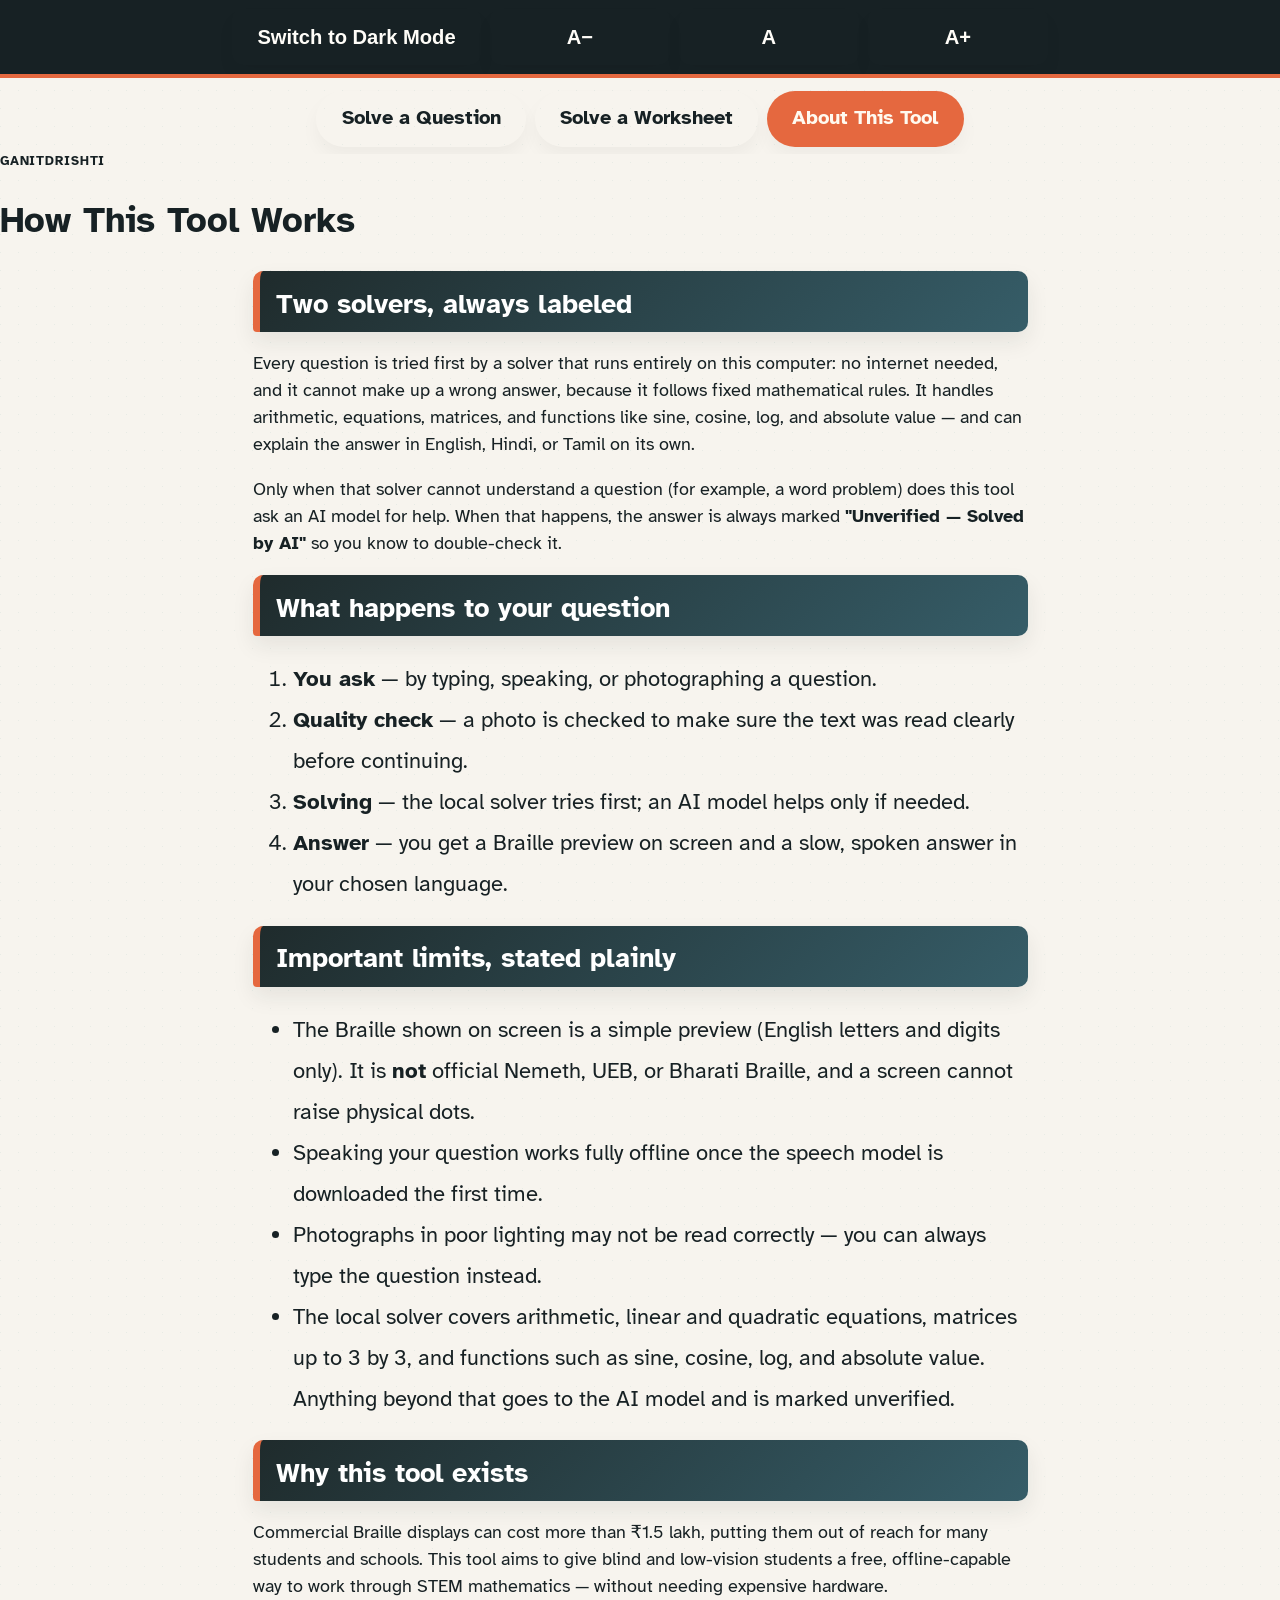
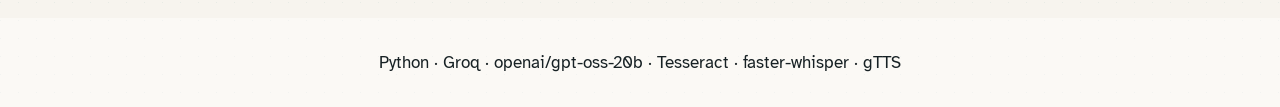
<file: braille_math_assistant/web/about.html>
<!doctype html>
<html lang="en">
<head>
<meta charset="utf-8">
<meta name="viewport" content="width=device-width, initial-scale=1">
<title>GanitDrishti — About This Tool</title>
<link rel="preconnect" href="https://fonts.googleapis.com">
<link rel="stylesheet" href="https://fonts.googleapis.com/css2?family=Atkinson+Hyperlegible:ital,wght@0,400;0,700;1,400&display=swap">
<link rel="stylesheet" href="style.css">
<link rel="manifest" href="manifest.json">
<meta name="theme-color" content="#063a8a">
</head>
<body>
<a class="skip-link" href="#main">Skip to main content</a>

<div class="topbar" role="toolbar" aria-label="Display settings">
  <button type="button" id="theme-toggle" class="btn" aria-pressed="false">Switch to Dark Mode</button>
  <button type="button" id="font-smaller" class="btn" aria-label="Decrease text size">A−</button>
  <button type="button" id="font-reset" class="btn" aria-label="Reset text size">A</button>
  <button type="button" id="font-bigger" class="btn" aria-label="Increase text size">A+</button>
</div>

<nav class="pages" aria-label="Site sections">
  <a class="btn" href="index.html">Solve a Question</a>
  <a class="btn" href="worksheet.html">Solve a Worksheet</a>
  <a class="btn btn-primary" href="about.html" aria-current="page">About This Tool</a>
</nav>

<header class="hero">
  <p class="app-kicker">GanitDrishti</p>
  <h1>How This Tool Works</h1>
</header>

<main id="main" tabindex="-1">

  <section aria-labelledby="how-heading">
    <h2 id="how-heading">Two solvers, always labeled</h2>
    <p>Every question is tried first by a solver that runs entirely on this computer: no internet needed, and it cannot make up a wrong answer, because it follows fixed mathematical rules. It handles arithmetic, equations, matrices, and functions like sine, cosine, log, and absolute value — and can explain the answer in English, Hindi, or Tamil on its own.</p>
    <p>Only when that solver cannot understand a question (for example, a word problem) does this tool ask an AI model for help. When that happens, the answer is always marked <strong>"Unverified — Solved by AI"</strong> so you know to double-check it.</p>
  </section>

  <section aria-labelledby="steps-heading">
    <h2 id="steps-heading">What happens to your question</h2>
    <ol style="font-size:1.2rem; line-height:1.9">
      <li><strong>You ask</strong> — by typing, speaking, or photographing a question.</li>
      <li><strong>Quality check</strong> — a photo is checked to make sure the text was read clearly before continuing.</li>
      <li><strong>Solving</strong> — the local solver tries first; an AI model helps only if needed.</li>
      <li><strong>Answer</strong> — you get a Braille preview on screen and a slow, spoken answer in your chosen language.</li>
    </ol>
  </section>

  <section aria-labelledby="honesty-heading">
    <h2 id="honesty-heading">Important limits, stated plainly</h2>
    <ul style="font-size:1.2rem; line-height:1.9">
      <li>The Braille shown on screen is a simple preview (English letters and digits only). It is <strong>not</strong> official Nemeth, UEB, or Bharati Braille, and a screen cannot raise physical dots.</li>
      <li>Speaking your question works fully offline once the speech model is downloaded the first time.</li>
      <li>Photographs in poor lighting may not be read correctly — you can always type the question instead.</li>
      <li>The local solver covers arithmetic, linear and quadratic equations, matrices up to 3 by 3, and functions such as sine, cosine, log, and absolute value. Anything beyond that goes to the AI model and is marked unverified.</li>
    </ul>
  </section>

  <section aria-labelledby="why-heading">
    <h2 id="why-heading">Why this tool exists</h2>
    <p>Commercial Braille displays can cost more than ₹1.5 lakh, putting them out of reach for many students and schools. This tool aims to give blind and low-vision students a free, offline-capable way to work through STEM mathematics — without needing expensive hardware.</p>
  </section>

</main>

<footer>
  <p>Python &middot; Groq &middot; openai/gpt-oss-20b &middot; Tesseract &middot; faster-whisper &middot; gTTS</p>
</footer>

<script src="app.js"></script>
</body>
</html>
</file>
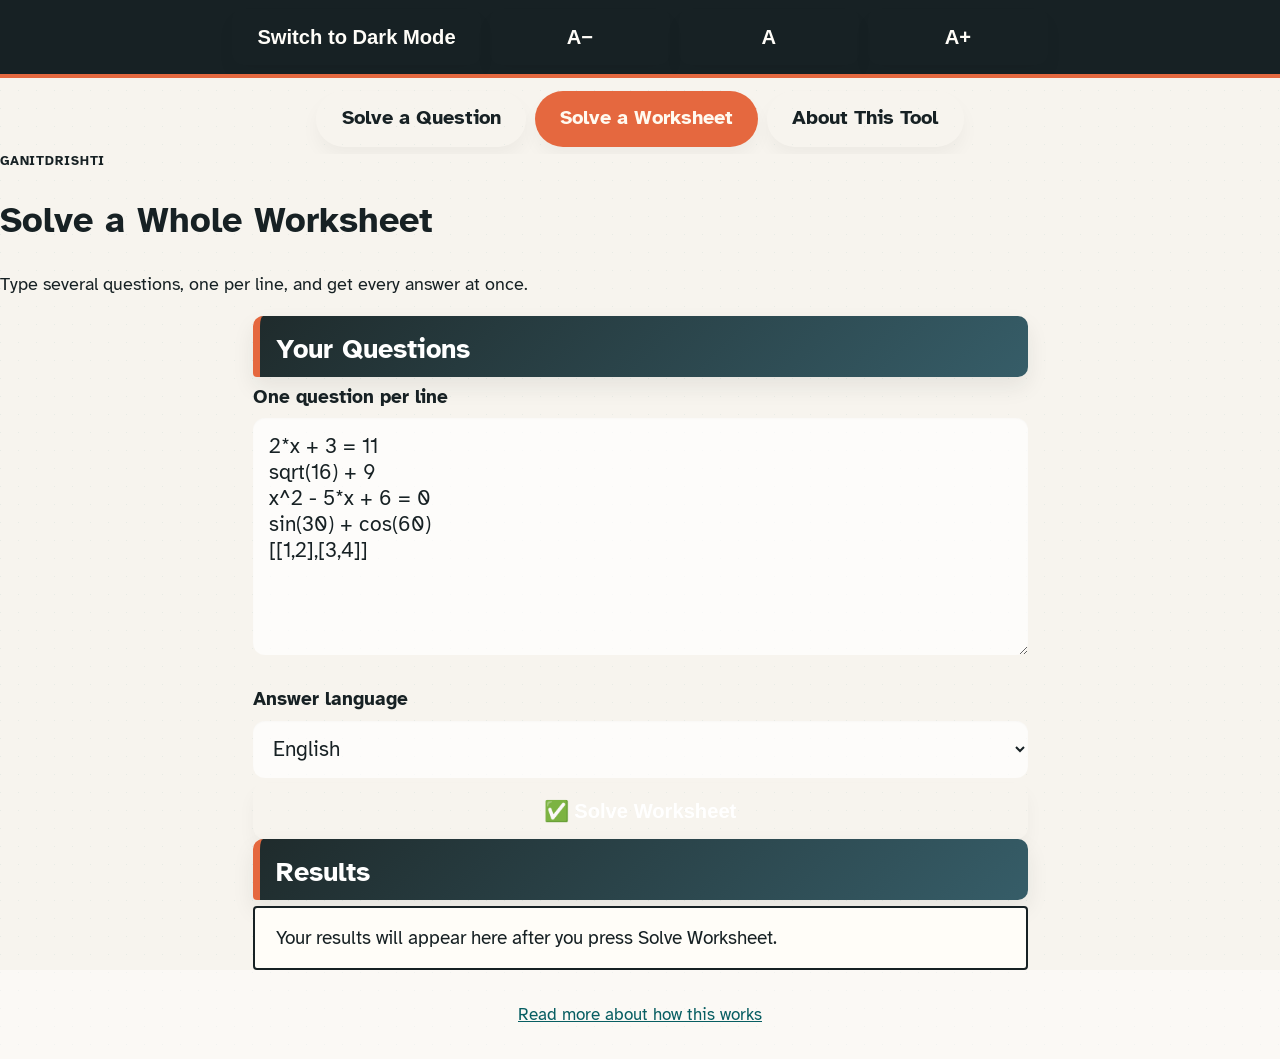
<file: braille_math_assistant/web/worksheet.html>
<!doctype html>
<html lang="en">
<head>
<meta charset="utf-8">
<meta name="viewport" content="width=device-width, initial-scale=1">
<title>GanitDrishti — Solve a Worksheet</title>
<link rel="preconnect" href="https://fonts.googleapis.com">
<link rel="stylesheet" href="https://fonts.googleapis.com/css2?family=Atkinson+Hyperlegible:ital,wght@0,400;0,700;1,400&display=swap">
<link rel="stylesheet" href="style.css">
<link rel="manifest" href="manifest.json">
<meta name="theme-color" content="#063a8a">
</head>
<body>
<a class="skip-link" href="#main">Skip to main content</a>

<div class="topbar" role="toolbar" aria-label="Display settings">
  <button type="button" id="theme-toggle" class="btn" aria-pressed="false">Switch to Dark Mode</button>
  <button type="button" id="font-smaller" class="btn" aria-label="Decrease text size">A−</button>
  <button type="button" id="font-reset" class="btn" aria-label="Reset text size">A</button>
  <button type="button" id="font-bigger" class="btn" aria-label="Increase text size">A+</button>
</div>

<nav class="pages" aria-label="Site sections">
  <a class="btn" href="index.html">Solve a Question</a>
  <a class="btn btn-primary" href="worksheet.html" aria-current="page">Solve a Worksheet</a>
  <a class="btn" href="about.html">About This Tool</a>
</nav>

<header class="hero">
  <p class="app-kicker">GanitDrishti</p>
  <h1>Solve a Whole Worksheet</h1>
  <p>Type several questions, one per line, and get every answer at once.</p>
</header>

<main id="main" tabindex="-1">

  <section aria-labelledby="q-heading">
    <h2 id="q-heading">Your Questions</h2>
    <label for="worksheet-questions">One question per line</label>
    <textarea id="worksheet-questions" rows="8">2*x + 3 = 11
sqrt(16) + 9
x^2 - 5*x + 6 = 0
sin(30) + cos(60)
[[1,2],[3,4]]</textarea>

    <label for="worksheet-language" style="margin-top:1.25rem">Answer language</label>
    <select id="worksheet-language">
      <option value="English">English</option>
      <option value="Assamese">Assamese</option>
      <option value="Bengali">Bengali</option>
      <option value="Bodo">Bodo</option>
      <option value="Dogri">Dogri</option>
      <option value="Gujarati">Gujarati</option>
      <option value="Hindi">Hindi</option>
      <option value="Kannada">Kannada</option>
      <option value="Kashmiri">Kashmiri</option>
      <option value="Konkani">Konkani</option>
      <option value="Maithili">Maithili</option>
      <option value="Malayalam">Malayalam</option>
      <option value="Manipuri">Manipuri</option>
      <option value="Marathi">Marathi</option>
      <option value="Nepali">Nepali</option>
      <option value="Odia">Odia</option>
      <option value="Punjabi">Punjabi</option>
      <option value="Sanskrit">Sanskrit</option>
      <option value="Santali">Santali</option>
      <option value="Sindhi">Sindhi</option>
      <option value="Tamil">Tamil</option>
      <option value="Telugu">Telugu</option>
      <option value="Urdu">Urdu</option>
    </select>

    <div class="btn-row">
      <button type="button" id="worksheet-btn" class="btn btn-primary btn-block">✅ Solve Worksheet</button>
    </div>
  </section>

  <section aria-labelledby="ws-result-heading">
    <h2 id="ws-result-heading">Results</h2>
    <div id="worksheet-status" class="status-box" data-kind="info" role="status" aria-live="polite">
      Your results will appear here after you press Solve Worksheet.
    </div>
    <div id="worksheet-summary" class="status-box hidden" data-kind="success" style="margin-top:1rem"></div>
    <div id="worksheet-results"></div>
  </section>

</main>

<footer>
  <p><a href="about.html">Read more about how this works</a></p>
</footer>

<script src="app.js"></script>
</body>
</html>
</file>
<file: braille_math_assistant/web/style.css>
/*
  Accessibility-first design system.
  Choices are grounded in accessibility research, not decoration:
  - Atkinson Hyperlegible: a typeface designed by the Braille Institute
    specifically to increase legibility for low-vision readers.
  - High contrast (>= 7:1, WCAG AAA) between text and background.
  - Large touch/click targets (>= 44px WCAG minimum; most controls here
    are larger, shrinking gracefully on short/small screens).
  - A visible, thick focus ring on every interactive element.
  - A light/dark theme toggle (some visual impairments are helped by dark
    backgrounds, others by light -- neither is "correct" for everyone).
  - A text-size control independent of browser zoom.
  - A step-at-a-time layout, each step sized to the viewport, so a user
    is never asked to scroll to find the next action. Scrolling is never
    physically disabled, though: a user with enlarged text or a very short
    window can still scroll a step's own content -- removing that escape
    hatch would break WCAG 1.4.10 (Reflow) for exactly the low-vision users
    this app is for.
*/

:root {
  --bg: #f7f4ee;
  --surface: #fffdf8;
  --text: #172124;
  --text-soft: #4b5a5d;
  --border: #172124;
  --focus: #e5683f;
  --primary: #075e62;
  --primary-text: #ffffff;
  --danger: #a93632;
  --danger-text: #ffffff;
  --success-bg: #176b4d;
  --success-text: #ffffff;
  --link: #075e62;
  --font-scale: 1;
}

[data-theme="dark"] {
  --bg: #152226;
  --surface: #203237;
  --text: #fffaf0;
  --text-soft: #d4dfdc;
  --border: #fffaf0;
  --focus: #ff9d78;
  --primary: #50b8a8;
  --primary-text: #102326;
  --danger: #ed756c;
  --danger-text: #102326;
  --success-bg: #55b98d;
  --success-text: #102326;
  --link: #78d8c5;
}

* { box-sizing: border-box; }

html, body { height: 100%; }

html {
  font-size: calc(18px * var(--font-scale));
}

body {
  margin: 0;
  background-color: var(--bg);
  background-image: linear-gradient(135deg, rgba(7, 94, 98, 0.06) 0, rgba(7, 94, 98, 0.06) 1px, transparent 1px, transparent 18px);
  background-size: 18px 18px;
  color: var(--text);
  font-family: 'Atkinson Hyperlegible', 'Segoe UI', system-ui, sans-serif;
  line-height: 1.5;
}

/* The wizard pages (index.html) use a fit-to-viewport column layout.
   Plain content pages (worksheet/about) just fall back to normal flow. */
body.wizard-body {
  display: flex;
  flex-direction: column;
  min-height: 100dvh;
}

a { color: var(--link); }

.skip-link {
  position: absolute;
  left: -9999px;
  top: 0;
  background: var(--primary);
  color: var(--primary-text);
  padding: 1rem 1.5rem;
  font-size: 1.1rem;
  font-weight: 700;
  z-index: 100;
  border-radius: 0 0 8px 0;
}
.skip-link:focus {
  left: 0;
}

:focus-visible {
  outline: 4px solid var(--focus);
  outline-offset: 3px;
}

/* -- Top bar: theme + text size controls, always visible, kept compact -- */
/* A single scrollable row, never wrapping: however many buttons this holds,
   the toolbar's height stays constant (~1 row) at any screen width -- the
   wrapping version could balloon to 200px+ tall on a narrow phone (measured:
   284px at 375px width), silently eating the whole "fits one screen" budget
   before main ever got a chance to render. */
.topbar {
  display: flex;
  flex-wrap: nowrap;
  overflow-x: auto;
  -webkit-overflow-scrolling: touch;
  gap: 0.5rem;
  /* "safe center": centers when everything fits, but falls back to
     start-alignment when it overflows -- plain "center" on a scrollable
     row leaves the first (and last) buttons permanently unreachable,
     since the initial scroll position centers on the overflow instead of
     starting at the beginning (confirmed by screenshot: only the "A"
     button was visible on a narrow phone, with Dark Mode/A-/A+/Read Aloud
     scrolled out of reach on both sides). */
  justify-content: safe center;
  align-items: center;
  padding: 0.5rem;
  background: var(--text);
  border-bottom: 4px solid var(--focus);
  flex-shrink: 0;
}
.topbar .btn { flex-shrink: 0; }
.topbar .btn { background: transparent; color: var(--surface); border-color: var(--surface); }

nav.pages {
  display: flex;
  justify-content: safe center; /* same reachability fix as .topbar, above */
  gap: 0.5rem;
  flex-wrap: nowrap;
  overflow-x: auto;
  -webkit-overflow-scrolling: touch;
  padding: 0.7rem 1rem 0.4rem;
  flex-shrink: 0;
}
nav.pages .btn { flex-shrink: 0; }
nav.pages a.btn { text-decoration: none; }
nav.pages .btn { border-radius: 999px; }
nav.pages .btn-primary { background: var(--focus); border-color: var(--focus); color: #fffaf0; }

/* -- Compact chrome header (replaces the old full-height hero) --------- */
.app-header {
  text-align: center;
  padding: 0.35rem 1rem 0.65rem;
  flex-shrink: 0;
}
.app-header h1 {
  font-size: clamp(1.5rem, 4vw, 2rem);
  margin: 0;
  font-weight: 800;
  line-height: 1.2;
  display: inline-block;
  border-left: 0.2em solid var(--focus);
  padding-left: 0.25em;
}
.app-header p {
  font-size: clamp(0.85rem, 2.2vw, 0.95rem);
  color: var(--text-soft);
  margin: 0.1rem 0 0 0;
  font-weight: 700;
  line-height: 1.2;
}

.app-kicker {
  font-size: 0.7rem !important;
  text-transform: uppercase;
  letter-spacing: 0.06em;
  font-weight: 700 !important;
  margin: 0 0 0.05rem 0 !important;
  line-height: 1.2;
}

/* -- Engine status: text + colour + shape (never colour alone) --------- */
.engine-status {
  display: inline-flex;
  align-items: center;
  gap: 0.35rem;
  font-size: 0.75rem !important;
  font-weight: 700 !important;
  border: 2px solid var(--border);
  border-radius: 999px;
  padding: 0.1rem 0.6rem;
  margin: 0.15rem 0 !important;
  line-height: 1.3;
}
.engine-status::before {
  content: "";
  width: 10px; height: 10px;
  border-radius: 50%;
  background: currentColor;
  flex-shrink: 0;
}
.engine-status[data-tone="ok"] { color: var(--success-bg); border-color: var(--success-bg); }
[data-theme="dark"] .engine-status[data-tone="ok"] { color: #4ade80; border-color: #4ade80; }
.engine-status[data-tone="error"] { color: var(--danger); border-color: var(--danger); }
.engine-status[data-tone="muted"] { color: var(--text-soft); border-color: var(--text-soft); }

details.shortcuts {
  border-top: 2px solid var(--border);
  border-bottom: 2px solid var(--border);
  padding: 0.4rem 1.25rem;
  flex-shrink: 0;
}
details.shortcuts summary {
  font-size: 0.95rem;
  font-weight: 700;
  cursor: pointer;
  padding: 0.3rem 0;
}
details.shortcuts ul {
  font-size: 0.95rem;
  line-height: 1.8;
  margin: 0.5rem 0;
}

/* -- Main wizard area ---------------------------------------------------- */
main {
  flex: 1 1 auto;
  width: 100%;
  max-width: 820px;
  margin: 0 auto;
  padding: 0 1.25rem;
  display: flex;
  flex-direction: column;
  min-height: 0; /* allow children to size correctly inside a flex column */
}

/* Each step fills the remaining viewport and centers its content -- the
   "no scrolling needed" layout for normal use. min-height:0 is required
   here: without it a flex item refuses to shrink below its content's
   natural size (confirmed by measurement: 994px content rendered inside a
   410px box), which silently defeats the whole fit-to-viewport design.
   overflow-y:auto then lets any excess (very large text size, a long
   history list) scroll inside the step itself rather than blocking the
   scroll capability low-vision users need. */
.step {
  flex: 1 1 auto;
  display: flex;
  flex-direction: column;
  /* "safe center" is essential here, not cosmetic: with plain "center",
     the screenshot proof was the Quick Ask heading and button being
     completely invisible and unreachable by scrolling -- centering an
     overflowing flex column makes browsers hide the START of the content
     first. "safe" falls back to start-alignment exactly when content
     doesn't fit, which is exactly the case that needs it. */
  justify-content: safe center;
  gap: 0.85rem;
  padding: 0.9rem 0 1.5rem;
  min-height: 0;
  overflow-y: auto;
}
.step[hidden] { display: none; }

h2 {
  font-size: clamp(1.18rem, 3vw, 1.5rem);
  border-bottom: 0;
  background: linear-gradient(135deg, #1f2b2c, #365d68);
  color: #fff;
  border-left: 7px solid var(--focus);
  border-radius: 10px 10px 10px 4px;
  padding: 0.7rem 0.9rem 0.45rem;
  margin: 0 0 0.3rem 0;
  box-shadow: 0 10px 22px rgba(31, 43, 44, 0.08);
}
h3 { font-size: clamp(1.05rem, 3vw, 1.2rem); margin: 0.75rem 0 0.4rem 0; }

label {
  display: block;
  font-size: 1.08rem;
  font-weight: 700;
  margin-bottom: 0.35rem;
}

.checkbox-label {
  display: flex;
  align-items: center;
  gap: 0.6rem;
  font-size: 1.02rem;
}
.checkbox-label input[type="checkbox"] {
  width: 28px;
  height: 28px;
  flex-shrink: 0;
  accent-color: var(--primary);
}

.or-divider {
  text-align: center;
  font-size: 1rem;
  color: var(--muted);
  margin: 0.2rem 0;
  position: relative;
}
.or-divider::before {
  content: "";
  display: block;
  height: 1px;
  background: var(--line);
  margin: 0.2rem 0 0.6rem;
}

.choice-group {
  display: flex;
  flex-direction: column;
  gap: 0.7rem;
}

.choice-card {
  display: flex;
  align-items: center;
  gap: 1rem;
  border: 1px solid var(--line);
  border-radius: 14px;
  padding: 0.8rem 1rem;
  min-height: 58px;
  cursor: pointer;
  background: var(--surface);
  box-shadow: 0 6px 16px rgba(15, 18, 22, 0.04);
  transition: transform 0.15s ease, border-color 0.15s ease, box-shadow 0.15s ease;
}

.choice-card input[type="radio"] {
  width: 28px;
  height: 28px;
  accent-color: var(--primary);
  flex-shrink: 0;
}

.choice-card .icon {
  font-size: 1.6rem;
  flex-shrink: 0;
  line-height: 1;
}

.choice-card .label-text {
  font-size: 1.1rem;
  font-weight: 700;
}

.choice-card:has(input:checked) {
  background: linear-gradient(135deg, var(--purple-soft), rgba(103, 80, 164, 0.08));
  border-color: rgba(103, 80, 164, 0.45);
  box-shadow: 0 10px 20px rgba(103, 80, 164, 0.08);
}
.choice-card:hover { transform: translateY(-1px); }
.choice-card:has(input:checked) .label-text { color: var(--ink); }

textarea, select, input[type="text"] {
  width: 100%;
  font-size: 1.15rem;
  font-family: inherit;
  padding: 0.8rem 0.9rem;
  border: 1px solid var(--line);
  border-radius: 12px;
  background: rgba(255,255,255,0.72);
  color: var(--ink);
  min-height: 52px;
  box-shadow: inset 0 1px 2px rgba(20, 25, 30, 0.02);
}

textarea { min-height: 92px; resize: vertical; }

.btn {
  display: inline-flex;
  align-items: center;
  justify-content: center;
  gap: 0.6rem;
  min-height: 56px;
  min-width: 180px;
  font-size: 1.12rem;
  font-weight: 800;
  padding: 0.7rem 1.4rem;
  border-radius: 12px;
  border: 1px solid var(--line);
  cursor: pointer;
  background: var(--paper);
  color: var(--ink);
  box-shadow: 0 10px 18px rgba(20, 29, 36, 0.04);
}
.btn:hover { filter: brightness(0.98); }
.btn-primary {
  background: linear-gradient(135deg, var(--primary), var(--primary-strong));
  color: var(--primary-text);
  border-color: transparent;
}
.btn-primary:hover, .quick-ask-btn:hover {
  filter: none;
  background: linear-gradient(135deg, var(--purple), var(--primary-strong));
  border-color: transparent;
  color: white;
}
.btn-block { width: 100%; }
.btn[disabled] { opacity: 0.55; cursor: not-allowed; }

.btn-compact {
  min-height: 44px;
  min-width: 0;
  font-size: 0.95rem;
  padding: 0.5rem 0.9rem;
}

.btn-row {
  display: flex;
  flex-wrap: wrap;
  gap: 0.9rem;
  margin-top: 0.3rem;
}
.btn-row-end { justify-content: flex-end; }

/* -- Status / live region --------------------------------------------- */
.status-box {
  border: 2px solid var(--border);
  border-radius: 4px;
  padding: 0.9rem 1.2rem;
  font-size: 1.05rem;
  min-height: 52px;
}
.status-box[data-kind="success"] { background: var(--success-bg); color: var(--success-text); }
.status-box[data-kind="error"] { background: var(--danger); color: var(--danger-text); }
.status-box[data-kind="info"] { background: var(--surface); }

/* -- Engine badge (text only, meaning never carried by colour alone) --- */
.engine-badge {
  display: inline-block;
  font-size: 0.95rem;
  font-weight: 800;
  padding: 0.35rem 0.85rem;
  border-radius: 999px;
  border: 3px solid var(--border);
  margin-bottom: 0.5rem;
}
.engine-badge[data-tone="ok"] { background: var(--success-bg); color: var(--success-text); border-color: var(--success-bg); }
.engine-badge[data-tone="warn"] { background: var(--danger); color: var(--danger-text); border-color: var(--danger); }
.engine-badge[data-tone="muted"] { background: var(--surface); color: var(--text); }

/* -- Result blocks ------------------------------------------------------ */
.result-text {
  font-size: 1.15rem;
  white-space: pre-wrap;
  background: var(--surface);
  border: 2px solid var(--border);
  border-radius: 4px;
  padding: 0.9rem 1.2rem;
}

.braille-box {
  font-size: clamp(1.4rem, 4vw, 2.2rem);
  line-height: 1.6;
  background: var(--surface);
  border: 2px solid var(--border);
  border-radius: 4px;
  padding: 0.9rem 1.2rem;
  word-break: break-word;
}

audio { width: 100%; margin-top: 0.5rem; height: 48px; }

.caption {
  font-size: 0.95rem;
  color: var(--text-soft);
  margin-top: 0.4rem;
}

.image-preview {
  max-width: 100%;
  max-height: 160px;
  border: 3px solid var(--border);
  border-radius: 10px;
  margin-top: 0.6rem;
}

/* -- Live camera preview -------------------------------------------------- */
.camera-preview {
  width: 100%;
  max-height: 200px;
  object-fit: cover;
  border: 3px solid var(--border);
  border-radius: 10px;
  margin-top: 0.6rem;
  background: #000;
}

/* -- Live audio waveform (decorative; text status carries the real info) - */
.waveform {
  width: 100%;
  height: 48px;
  border: 3px solid var(--border);
  border-radius: 8px;
  background: var(--surface);
  margin-top: 0.6rem;
  display: block;
}

/* -- Runtime engine progress (decorative; result-status is the real a11y feedback) */
.engine-progress {
  list-style: none;
  margin: 0;
  padding: 0;
  display: flex;
  flex-direction: column;
  gap: 0.4rem;
  font-size: 0.95rem;
  font-family: monospace;
}
.engine-progress li {
  display: flex;
  align-items: center;
  gap: 0.6rem;
  color: var(--text-soft);
}
.engine-progress li .stage-dot {
  width: 12px; height: 12px;
  border-radius: 50%;
  border: 2px solid var(--text-soft);
  flex-shrink: 0;
}
.engine-progress li[data-done="true"] {
  color: var(--text);
  font-weight: 700;
}
.engine-progress li[data-done="true"] .stage-dot {
  background: var(--success-bg);
  border-color: var(--success-bg);
}
[data-theme="dark"] .engine-progress li[data-done="true"] .stage-dot {
  background: #4ade80;
  border-color: #4ade80;
}

/* -- Stat tiles (live OCR / Braille fidelity, shown on the result step) -- */
.stat-tiles {
  display: flex;
  gap: 1rem;
  flex-wrap: wrap;
  margin-bottom: 0.5rem;
}
.stat-tile {
  flex: 1 1 140px;
  border: 3px solid var(--border);
  border-radius: 10px;
  padding: 0.7rem 1rem;
  text-align: center;
  background: var(--surface);
}
.stat-tile-value {
  font-size: 1.6rem;
  font-weight: 800;
  font-family: monospace;
}
.stat-tile-label {
  font-size: 0.85rem;
  color: var(--text-soft);
  text-transform: uppercase;
  letter-spacing: 0.05em;
}

.hidden { display: none !important; }

/* -- Screen-reader-only text (still read aloud, never shown visually) -- */
.sr-only {
  position: absolute;
  width: 1px; height: 1px;
  padding: 0; margin: -1px;
  overflow: hidden;
  clip: rect(0,0,0,0);
  white-space: nowrap;
  border: 0;
}

/* -- Quick Ask: the single-button hands-free flow, the fastest path ---- */
.quick-ask {
  border: 1px solid rgba(103, 80, 164, 0.18);
  border-radius: 20px;
  padding: 1rem 1.2rem;
  text-align: center;
  background: linear-gradient(135deg, rgba(103, 80, 164, 0.06), rgba(58, 91, 140, 0.03));
  box-shadow: 0 10px 20px rgba(66, 73, 90, 0.06);
}
.quick-ask h3 { margin-top: 0; }
.quick-ask-btn {
  width: 100%;
  min-height: 76px;
  font-size: 1.25rem;
  font-weight: 800;
  border-radius: 16px;
  border: 2px solid transparent;
  background: linear-gradient(135deg, var(--primary), var(--purple));
  color: var(--primary-text);
  cursor: pointer;
  display: flex;
  align-items: center;
  justify-content: center;
  gap: 0.75rem;
  box-shadow: 0 16px 28px rgba(70, 82, 129, 0.14);
}
.quick-ask-btn[aria-pressed="true"] {
  background: linear-gradient(135deg, #d6574d, var(--danger));
  color: var(--danger-text);
  border-color: transparent;
}
.quick-ask-status {
  margin-top: 0.75rem;
  font-size: 1.02rem;
  min-height: 28px;
  color: var(--muted);
}

.quick-ask-eyebrow,
.card-eyebrow {
  color: var(--purple);
  font-size: 0.72rem;
  font-weight: 800;
  letter-spacing: 0.08em;
  margin: 0 0 0.2rem;
}

.material-card,
.mechanism-panel {
  border: 1px solid var(--line);
  border-radius: 18px;
  background: rgba(255,255,255,0.78);
  padding: 0.9rem 1rem;
  box-shadow: 0 10px 22px rgba(20, 23, 29, 0.03);
}

.material-card {
  display: grid;
  grid-template-columns: 1fr auto;
  align-items: center;
  gap: 0.7rem 1rem;
}
.material-card h3,
.mechanism-panel h3 { margin: 0; }
.material-card .caption { margin: 0.2rem 0 0; }
.material-button { min-width: 0; min-height: 48px; white-space: nowrap; }
.material-status { grid-column: 1 / -1; color: var(--muted); font-size: 0.9rem; }

.mechanism-heading-row {
  display: flex;
  align-items: flex-start;
  justify-content: space-between;
  gap: 1rem;
}
.braille-label {
  color: var(--primary-strong);
  font-size: 0.96rem;
  line-height: 1.35;
  max-width: 52%;
  text-align: right;
  word-break: break-word;
}
.mechanism-steps {
  list-style: none;
  display: grid;
  grid-template-columns: repeat(4, 1fr);
  gap: 0.5rem;
  padding: 0;
  margin: 0.8rem 0 0;
}
.mechanism-steps li {
  display: grid;
  gap: 0.05rem;
  font-size: 0.8rem;
  border: 1px solid var(--line);
  border-radius: 12px;
  padding: 0.5rem 0.45rem;
  background: rgba(255,255,255,0.46);
}
.mechanism-steps span { color: var(--focus); font-weight: 800; }
.mechanism-steps strong { font-size: 0.9rem; }
.mechanism-steps small { color: var(--muted); line-height: 1.2; }
.mechanism-steps li.is-active { border-color: rgba(107,63,193,0.4); background: rgba(103,80,164,0.08); }
.mechanism-steps li.is-done strong::after { content: " — done"; color: var(--success-bg); }
.mechanism-status { border-top: 1px solid var(--line); margin: 0.65rem 0 0; padding-top: 0.5rem; font-size: 0.9rem; color: var(--muted); }

.voice-guide-control {
  display: inline-flex;
  align-items: center;
  gap: 0.45rem;
  color: var(--ink);
  font-size: 0.85rem;
  white-space: nowrap;
  margin: 0;
}
.voice-guide-control input { width: 20px; height: 20px; accent-color: var(--focus); }

.kbd {
  font-family: monospace;
  font-size: 0.95rem;
  background: var(--surface);
  border: 1px solid var(--line);
  border-radius: 6px;
  padding: 0.1rem 0.45rem;
}

footer {
  text-align: center;
  padding: 0.8rem 1.25rem;
  border-top: 1px solid var(--line);
  font-size: 0.95rem;
  flex-shrink: 0;
  background: rgba(255,255,255,0.4);
}

/* -- History panel (inside Step 3, its own scroll area if long) -------- */
.history-panel {
  border: 3px solid var(--border);
  border-radius: 10px;
  padding: 1rem 1.25rem;
  max-height: 32vh;
  overflow-y: auto;
}
.history-list {
  list-style: none;
  margin: 0;
  padding: 0;
  display: flex;
  flex-direction: column;
  gap: 0.75rem;
}
.history-item {
  border: 3px solid var(--border);
  border-radius: 10px;
  padding: 0.75rem 1rem;
  background: var(--surface);
}
.history-item .history-q {
  font-size: 1.05rem;
  font-weight: 700;
  margin-bottom: 0.4rem;
}
.history-item .btn { min-height: 48px; font-size: 1rem; min-width: 0; }

/* -- Responsive: fit small / short screens without losing usability ---- */
@media (max-width: 480px) {
  .btn { min-width: 100%; }
  .step { gap: 0.55rem; padding-top: 0.35rem; padding-bottom: 0.6rem; }
  footer { padding-top: 0.25rem; padding-bottom: 0.25rem; font-size: 0.72rem; }
  .voice-guide-control { font-size: 0.78rem; }
  .quick-ask { padding: 0.5rem 0.7rem; box-shadow: none; }
  .quick-ask-btn { min-height: 58px; font-size: 1.05rem; }
  .quick-ask-status { margin-top: 0.35rem; font-size: 0.78rem; min-height: 0; }
  .quick-ask-eyebrow, .card-eyebrow { font-size: 0.65rem; }
  .material-card, .mechanism-panel { padding: 0.4rem 0.65rem; }
  .material-card { gap: 0.35rem 0.55rem; }
  .material-card .caption { font-size: 0.72rem; line-height: 1.15; }
  .material-button { min-height: 42px; font-size: 0.88rem; padding: 0.4rem 0.65rem; }
  .material-status { font-size: 0.78rem; white-space: nowrap; overflow: hidden; text-overflow: ellipsis; }
  .braille-label { font-size: 0.7rem; max-width: 42%; }
  .mechanism-steps { margin-top: 0.3rem; gap: 0.2rem; }
  .mechanism-steps strong { font-size: 0.78rem; }
  .mechanism-steps small { font-size: 0.7rem; }
  .mechanism-status { margin-top: 0.3rem; padding-top: 0.25rem; font-size: 0.72rem; }
  textarea { min-height: 52px; }
}

@media (max-height: 750px) {
  .btn { min-height: 52px; font-size: 1.05rem; }
  .quick-ask-btn { min-height: 64px; font-size: 1.15rem; }
  textarea { min-height: 70px; }
  .braille-box { padding: 0.6rem 1rem; }
}

/* Short phones (e.g. iPhone SE, 667px tall): compress the whole chrome and
   Step 1's content so it still fits in one screen without scrolling. */
@media (max-height: 700px) {
  .topbar, nav.pages { padding: 0.3rem 0.5rem; gap: 0.35rem; }
  .btn-compact { min-height: 36px; font-size: 0.8rem; padding: 0.3rem 0.55rem; }
  .app-header { padding: 0.1rem 1rem 0.25rem; }
  .app-header h1 { font-size: 1.05rem; margin-bottom: 0.1rem; }
  .app-header p { font-size: 0.82rem; }
  details.shortcuts { padding: 0.15rem 1rem; }
  details.shortcuts summary { font-size: 0.82rem; padding: 0.1rem 0; }
  .step { gap: 0.5rem; padding: 0.4rem 0 0.6rem; }
  h2 { font-size: 1.05rem; padding-bottom: 0.25rem; margin-bottom: 0.1rem; }
  h3 { font-size: 0.95rem; margin: 0.4rem 0 0.25rem 0; }
  .quick-ask { padding: 0.6rem 0.8rem; }
  .quick-ask-btn { min-height: 48px; font-size: 0.95rem; }
  .quick-ask-status { font-size: 0.85rem; margin-top: 0.4rem; min-height: 0; }
  .or-divider { font-size: 0.8rem; margin: 0.1rem 0; }
  .choice-group { gap: 0.35rem; }
  .choice-card { min-height: 40px; padding: 0.4rem 0.75rem; }
  .choice-card .icon { font-size: 1.15rem; }
  .choice-card .label-text { font-size: 0.9rem; }
  fieldset { padding: 0.5rem 0.75rem 0.7rem; }
  legend { font-size: 0.9rem; }
  label { font-size: 0.9rem; margin-bottom: 0.2rem; }
  textarea { min-height: 44px; }
  select, input[type="text"] { min-height: 40px; padding: 0.4rem 0.7rem; font-size: 0.95rem; }
  .caption { font-size: 0.78rem; margin-top: 0.2rem; }
  .status-box { padding: 0.5rem 0.8rem; font-size: 0.9rem; min-height: 0; }
  .btn { min-height: 42px; font-size: 0.9rem; padding: 0.4rem 0.9rem; }
  .btn-row { margin-top: 0.15rem; gap: 0.6rem; }
  .checkbox-label { font-size: 0.9rem; }
  footer { padding: 0.4rem 1rem; font-size: 0.8rem; }
  .engine-status { font-size: 0.75rem !important; padding: 0.1rem 0.6rem; }
  .waveform { height: 32px; margin-top: 0.35rem; }
  .camera-preview { max-height: 110px; margin-top: 0.35rem; }
  .engine-progress { font-size: 0.85rem; gap: 0.25rem; }
  .stat-tiles { gap: 0.6rem; margin-bottom: 0.3rem; }
  .stat-tile { padding: 0.4rem 0.6rem; flex-basis: 110px; }
  .stat-tile-value { font-size: 1.15rem; }
  .stat-tile-label { font-size: 0.7rem; }
}
</file>
